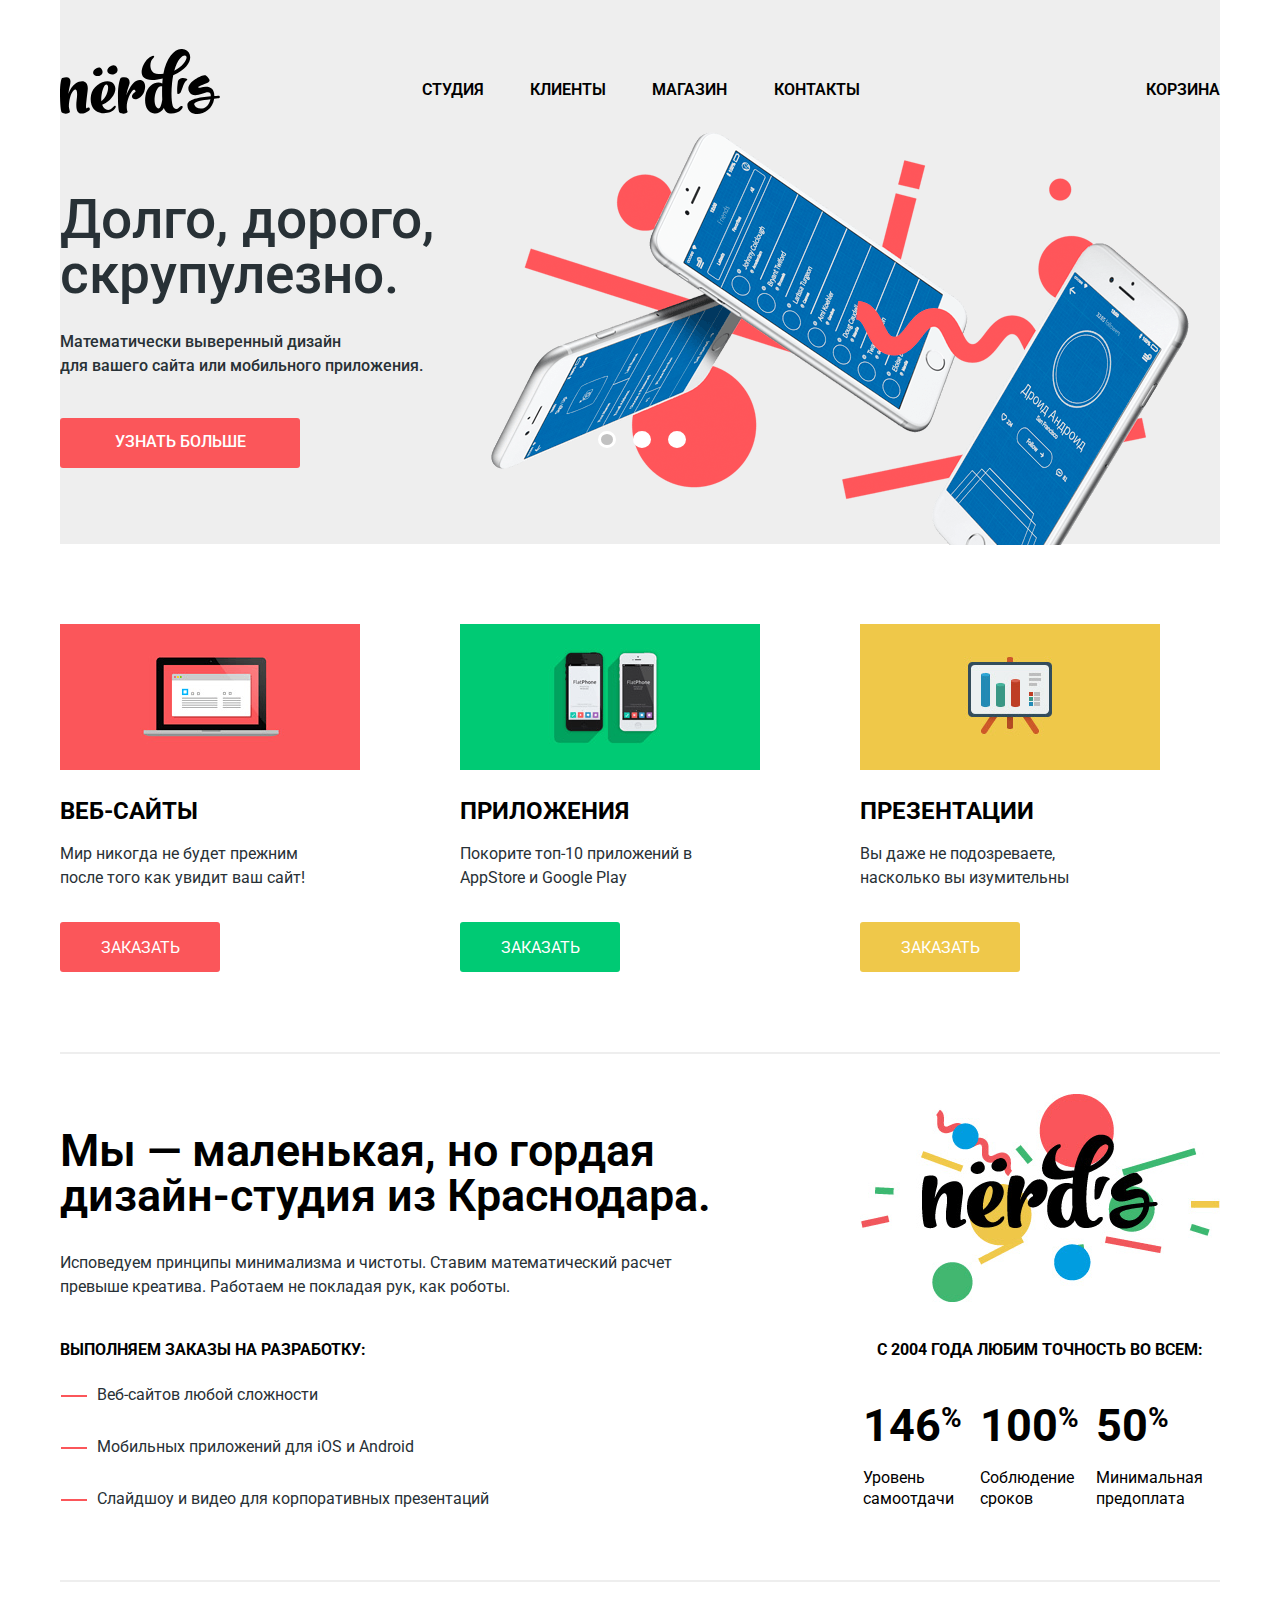
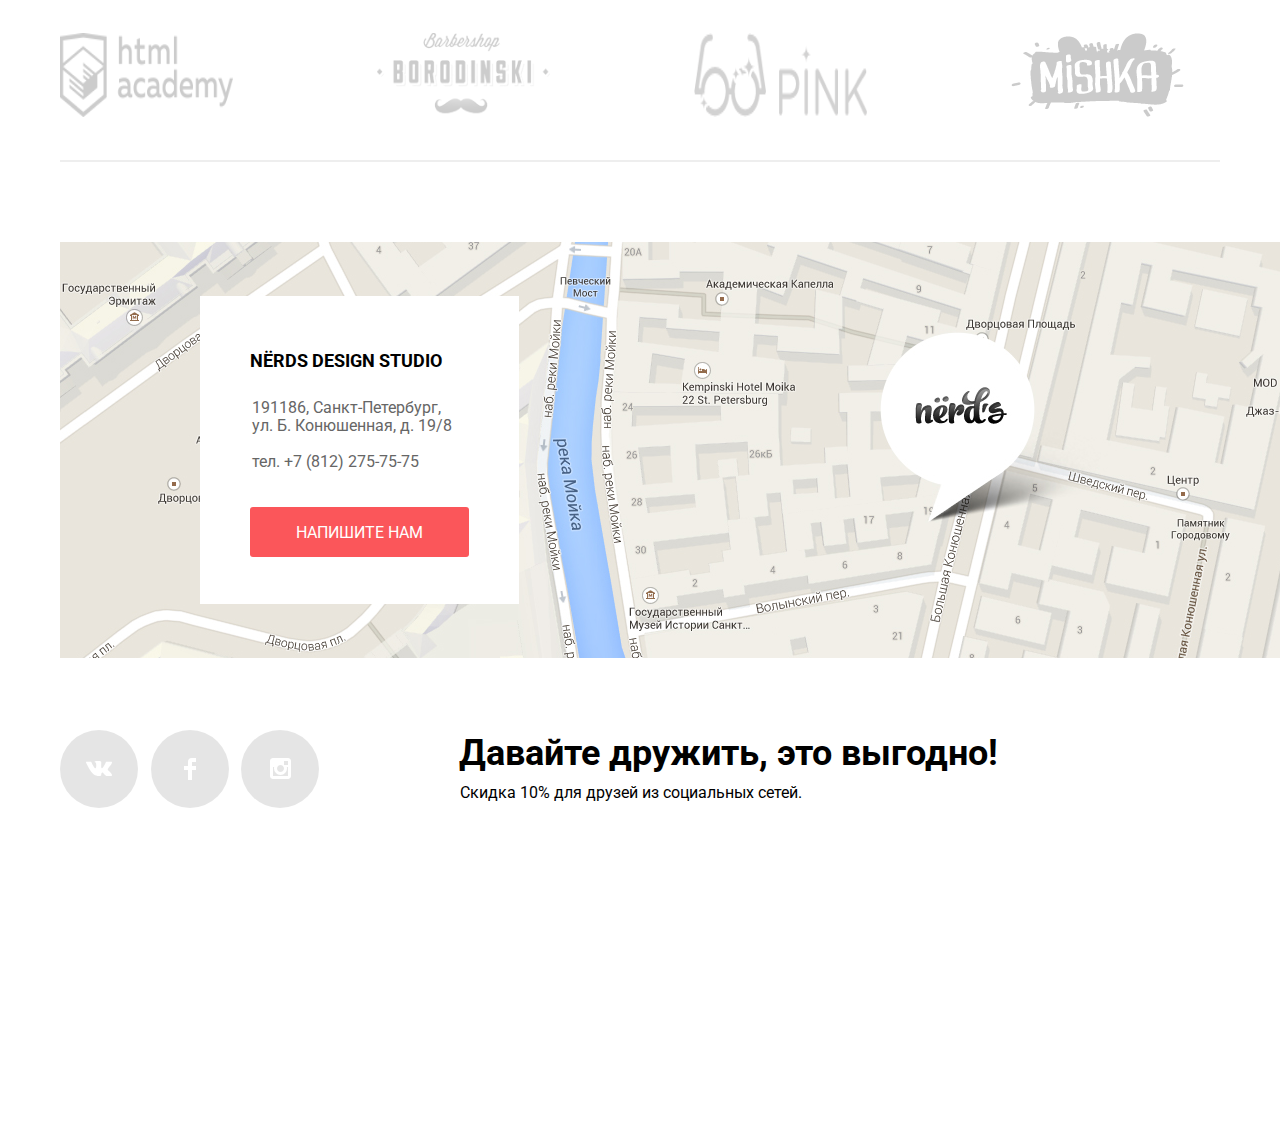
<file: index.html>
<!DOCTYPE html>
<html lang="ru">

<head>
    <meta charset="utf-8">
    <title>NЁRDS</title>
    <link href="https://fonts.googleapis.com/css?family=Roboto:400,700&amp;subset=cyrillic" rel="stylesheet">
    <link href="css/normalize.css" rel="stylesheet">
    <link href="css/style.css" rel="stylesheet">
</head>

<body>
    <header class="main-header-index">
        <div class="navigation-wrapper">
            <section class="navigation">
                <h2 class="visually-hidden">Навигация</h2>
                <div class="main-header-logo">
                    <a href="index.html">
                        <img src="img/nerds-logo.svg" width="160" height="65" alt="Логотип дизайн-студии Нёрдс">
                    </a>
                </div>
                <div class="header-menu-items">
                    <nav class="main-navigation">
                        <ul class="site-navigation">
                            <li><a href="about.html">Студия</a></li>
                            <li><a href="clients.html">Клиенты</a></li>
                            <li><a href="catalog.html">Магазин</a></li>
                            <li><a href="contacts">Контакты</a></li>
                        </ul>
                    </nav>
                    <div class="cart-view">
                        <a class="cart-icon" href="#">Корзина</a>
                    </div>
                </div>
            </section>
            <section class="slider">
                <h2 class="visually-hidden">Слайдер</h2>
                <input type="radio" id="button-1" name="toggle" checked>
                <input type="radio" id="button-2" name="toggle">
                <input type="radio" id="button-3" name="toggle">
                <div class="slider-controls">
                    <label class="control radio" for="button-1"></label>
                    <label class="control radio" for="button-2"></label>
                    <label class="control radio" for="button-3"></label>
                </div>
                <div class="slides">
                    <div class="slide">
                        <div class="slide-text">
                            <div class="slide-title" title="Дизайн">Долго, дорого,<br>скрупулезно.</div>
                            <p>Математически выверенный дизайн<br>для вашего сайта или мобильного приложения.</p>
                            <a class="button button-red" href="#">Узнать больше</a>
                        </div>
                    </div>
                    <div class="slide">
                        <div class="slide-text">
                            <div class="slide-title" title="Точность">Любим математику<br>как никто другой</div>
                            <p>Никакого креатива, только математические формулы<br>для расчета идеальных пропорций.</p>
                            <a class="button button-red" href="#">Узнать больше</a>
                        </div>
                    </div>
                    <div class="slide">
                        <div class="slide-text">
                            <div class="slide-title" title="Доступность">Только ночь,<br>только хардкор</div>
                            <p>Работать днем, как все? Мы против этого<br>Ближе к полуночи работа только начинается.</p>
                            <a class="button button-red" href="#">Узнать больше</a>
                        </div>
                    </div>
                </div>
            </section>
        </div>
    </header>

    <main class="container">
        <h1 class="visually-hidden">Дизайн-студия Нёрдс</h1>
        <section class="services">
            <h2 class="visually-hidden">Список услуг</h2>
            <ul class="service-list">
                <li class="service-item">
                    <p class="service-item-image">
                        <a href="#">
                            <img src="img/illustration-1.png" width="300" height="146" alt="Веб-сайты">
                        </a>
                    </p>
                    <p class="service-item-title">Веб-сайты</p>
                    <p class="service-item-description">Мир никогда не будет прежним<br>после того как увидит ваш сайт!</p>
                    <a class="button button-red" href="#">Заказать</a>
                </li>
                <li class="service-item">
                    <p class="service-item-image">
                        <a href="#">
                            <img src="img/illustration-2.png" width="300" height="146" alt="Приложения">
                        </a>
                    </p>
                    <p class="service-item-title">Приложения</p>
                    <p class="service-item-description">Покорите топ-10 приложений в AppStore и Google Play</p>
                    <a class="button button-green" href="#">Заказать</a>
                </li>
                <li class="service-item">
                    <p class="service-item-image">
                        <a href="#">
                            <img src="img/illustration-3.png" width="300" height="146" alt="Презентации">
                        </a>
                    </p>
                    <p class="service-item-title">Презентации</p>
                    <p class="service-item-description">Вы даже не подозреваете,<br>насколько вы изумительны</p>
                    <a class="button button-yellow" href="#">Заказать</a>
                </li>
            </ul>
        </section>
        <hr class="section-separator">
        <section class="about-us">
            <h2 class="visually-hidden">О нас</h2>
            <div class="main-info">
                <p class="who-we-are">Мы — маленькая, но гордая дизайн-студия из Краснодара.</p>
                <p class="our-principles">Исповедуем принципы минимализма и чистоты. Ставим математический расчет превыше креатива. Работаем не покладая
                    рук, как роботы.</p>
                <h4>Выполняем заказы на разработку:</h4>
                <ul class="services-list-names">
                    <li>Веб-сайтов любой сложности</li>
                    <li>Мобильных приложений для iOS и Android</li>
                    <li>Слайдшоу и видео для корпоративных презентаций</li>
                </ul>
            </div>
            <div class="stats">
                <p class="company-colored-logo">
                    <img src="img/nerds-illustration.png" width="360" height="208" alt="Логотип дизайн-студии Нёрдс c фоном">
                </p>
                <table class="company-metrics">
                    <tbody>
                        <caption>С 2004 года любим точность во всем:</caption>
                        <tr>
                            <td>
                                <div class="rate">146<sup>%</sup></div>
                                <div class="description">Уровень самоотдачи</div>
                            </td>
                            <td>
                                <div class="rate">100<sup>%</sup></div>
                                <div class="description">Соблюдение сроков</div>
                            </td>
                            <td>
                                <div class="rate">50<sup>%</sup></div>
                                <div class="description">Минимальная предоплата</div>
                            </td>
                        </tr>
                    </tbody>
                </table>
            </div>
        </section>
        <hr class="section-separator">
        <section class="partners">
            <h2 class="visually-hidden">Партнёры</h2>
            <ul class="partners-list">
                <li class="partner-item">
                    <p class="partner-company-logo">
                        <a href="#"><img src="img/logo-1.png" width="173" height="84" alt="Логотип htmlacademy"></a>
                    </p>
                </li>
                <li class="partner-item">
                    <p class="partner-company-logo">
                        <a href="#"><img src="img/logo-2.png" width="173" height="84" alt="Логотип Borodinski"></a>
                    </p>
                </li>
                <li class="partner-item">
                    <p class="partner-company-logo">
                        <a href="#"><img src="img/logo-3.png" width="173" height="84" alt="Логотип Pink"></a>
                    </p>
                </li>
                <li class="partner-item">
                    <p class="partner-company-logo">
                        <a href="#"><img src="img/logo-4.png" width="173" height="84" alt="Логотип Mishka"></a>
                    </p>
                </li>
            </ul>
        </section>
        <hr class="section-separator">
    </main>

    <footer>
        <section class="company-location">
            <h2 class="visually-hidden">Где мы находимся</h2>
            <div class="contacts-wrapper">
                <div class="contacts">
                    <p class="company-name">NЁRDS DESIGN STUDIO</p>
                    <p class="company-address">191186, Санкт-Петербург,<br> ул. Б. Конюшенная, д. 19/8<br>
                        <br> тел. +7 (812) 275-75-75
                    </p>
                    <a class="button button-red" href="#">Напишите нам</a>
                </div>
            </div>
        </section>
        <section class="social-contacts">
            <h2 class="visually-hidden">Мы в социальных сетях</h2>
            <div class="social-contacts-wrapper">
                <div class="social-contacts-container">
                    <ul class="social-contacts-list">
                        <li class="social-contact-item"><a href="#" class="social-button-vk"></a></li>
                        <li class="social-contact-item"><a href="#" class="social-button-fb"></a></li>
                        <li class="social-contact-item"><a href="#" class="social-button-insta"></a></li>
                    </ul>
                </div>
                <div class="social-suggestion">
                    <p class="social-suggestion-title">Давайте дружить, это выгодно!</span>
                        <p class="social-suggestion-benefits">Скидка 10% для друзей из социальных сетей.</p>
                </div>
            </div>
        </section>
    </footer>

    <section class="modal modal-write-us visually-hidden">
        <h2 class="modal-write-us-title">Напишите нам</h2>
        <form class="write-us-form" action="https://echo.htmlacademy.ru" method="post">
            <p class="write-us-item">
                <label for="username">Ваше имя:</label>
                <input id="username" class="username" type="text" name="username" placeholder="Представьтесь, пожалуйста">
            </p>
            <p class="write-us-item">
                <label for="email">Ваш e-mail:</label>
                <input id="email" class="email" type="text" name="email" placeholder="Для отправки ответа">
            </p>
            <p class="write-us-item">
                <label for="text">Текст письма:</label>
                <textarea id="text" name="text" placeholder="В свободной форме"></textarea>
            </p>
            <button class="button button-red" type="submit">Отправить</button>
            <button class="modal-close" type="button"></button>
        </form>
    </section>

</body>

</html>
</file>
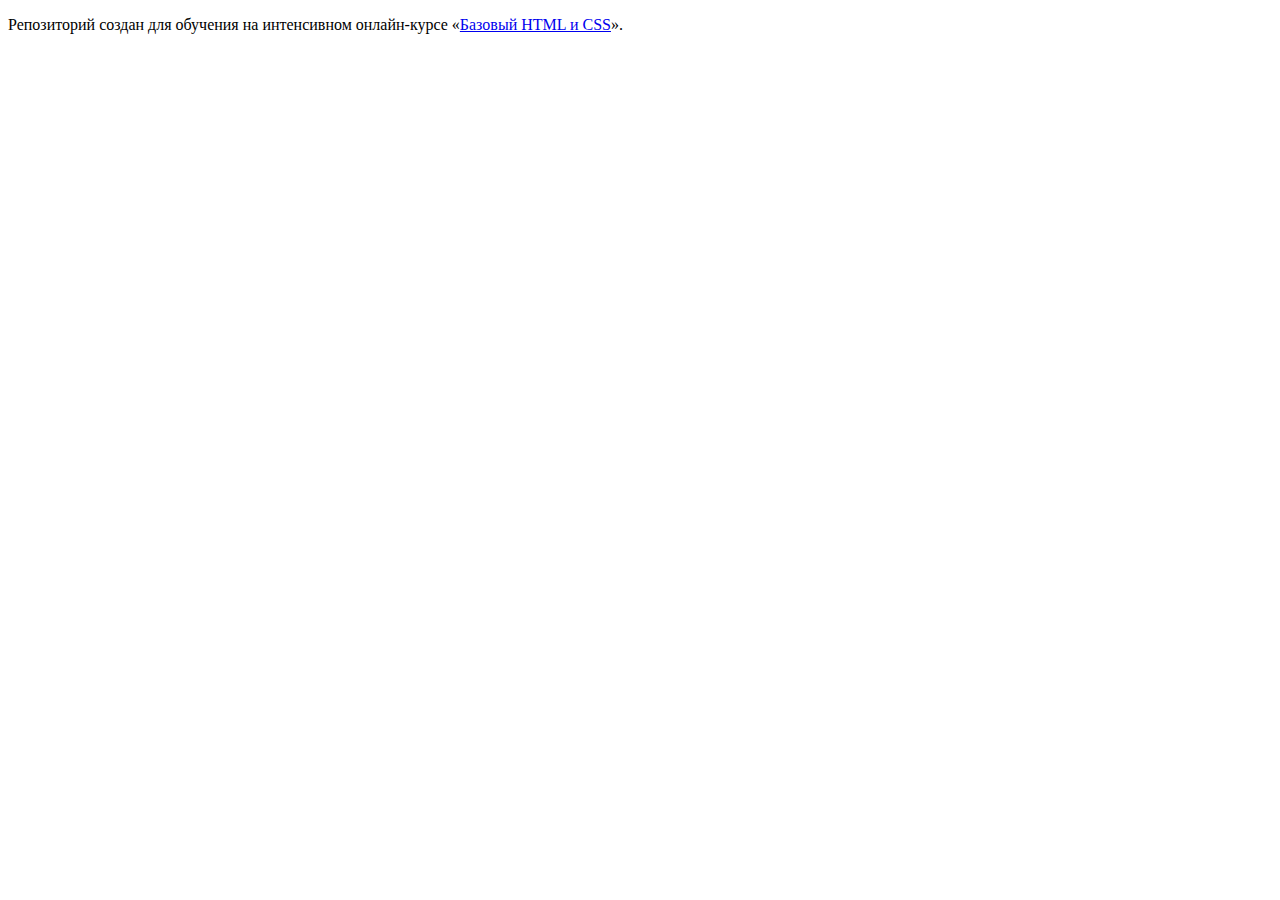
<file: master/index.html>
<!DOCTYPE html>
<html lang="ru">
  <head>
    <meta charset="utf-8">
    <title>HTML Academy: Нёрдс</title>
    <base href="https://htmlacademy-htmlcss.github.io/465123-nerds/master/">
</head>
  <body>

    <p>Репозиторий создан для обучения на интенсивном онлайн‑курсе «<a href="https://htmlacademy.ru/intensive/htmlcss">Базовый HTML и CSS</a>».</p>

  </body>
</html>
</file>
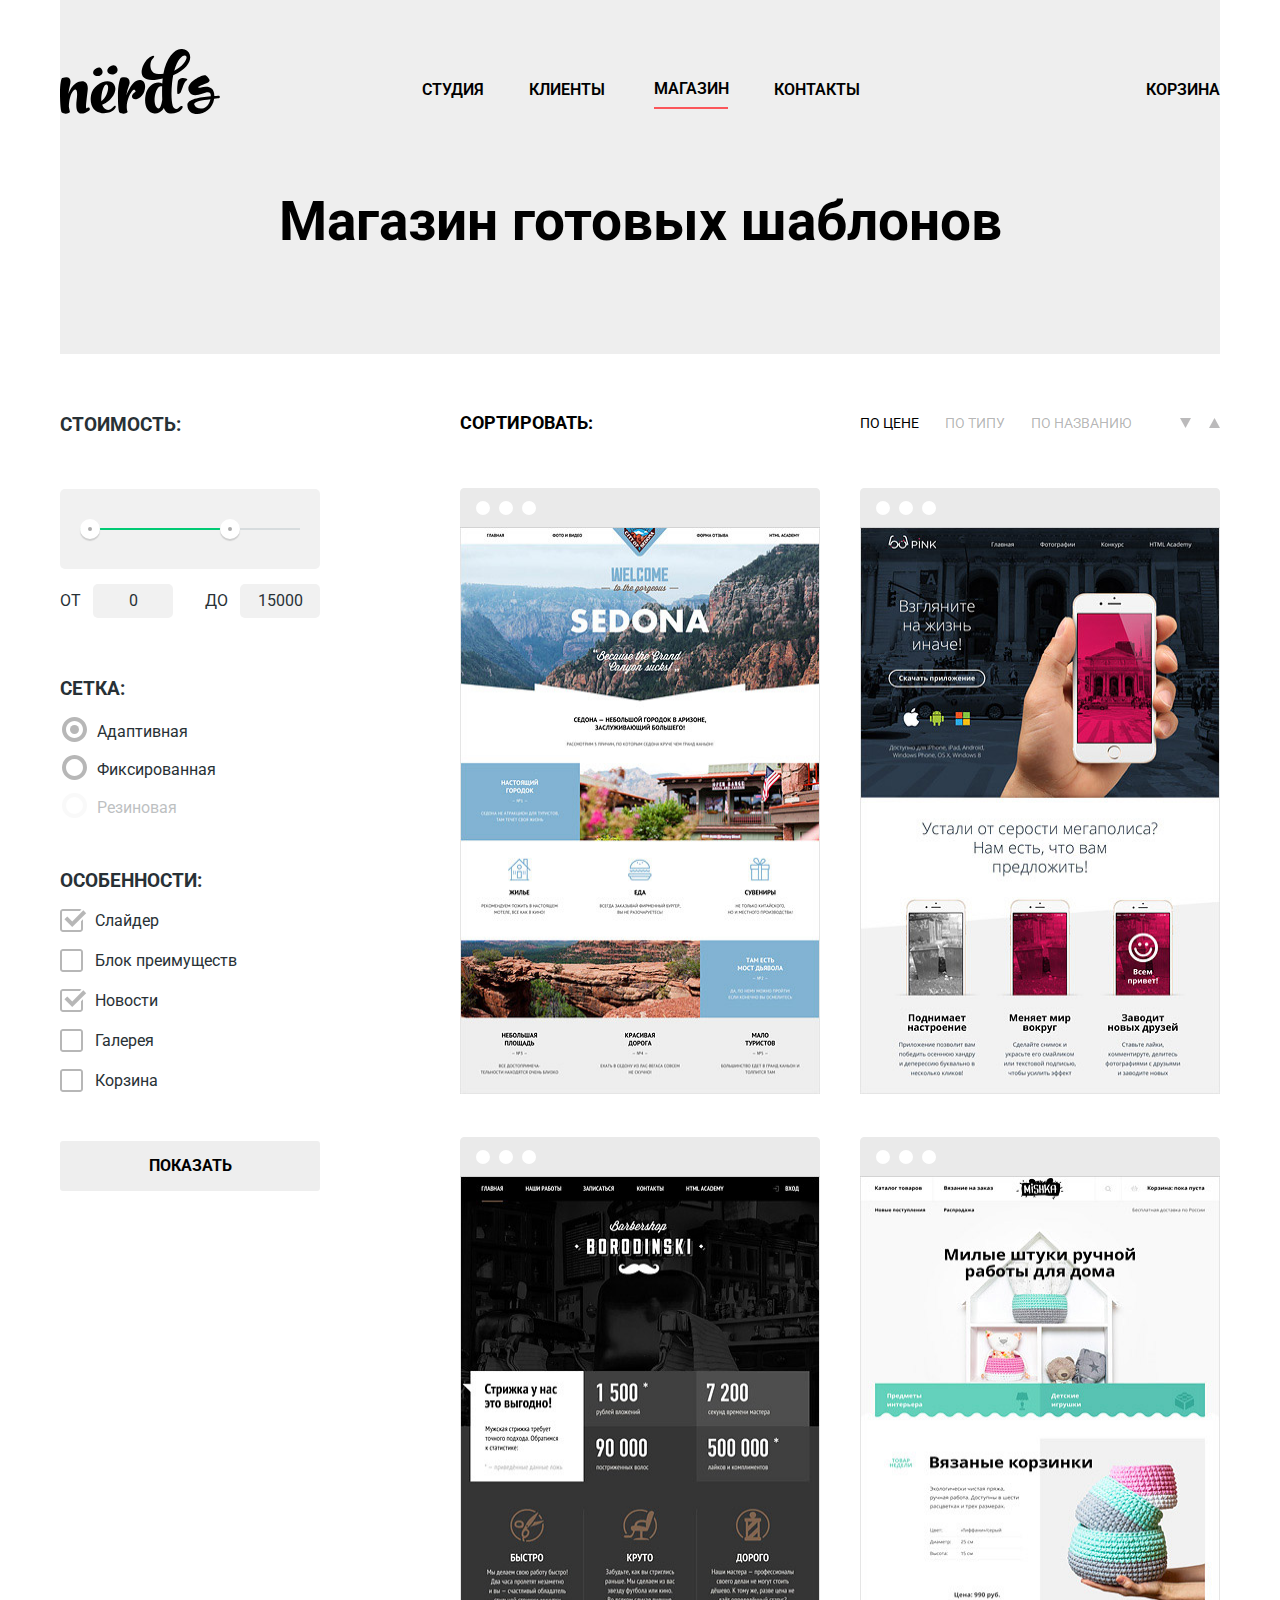
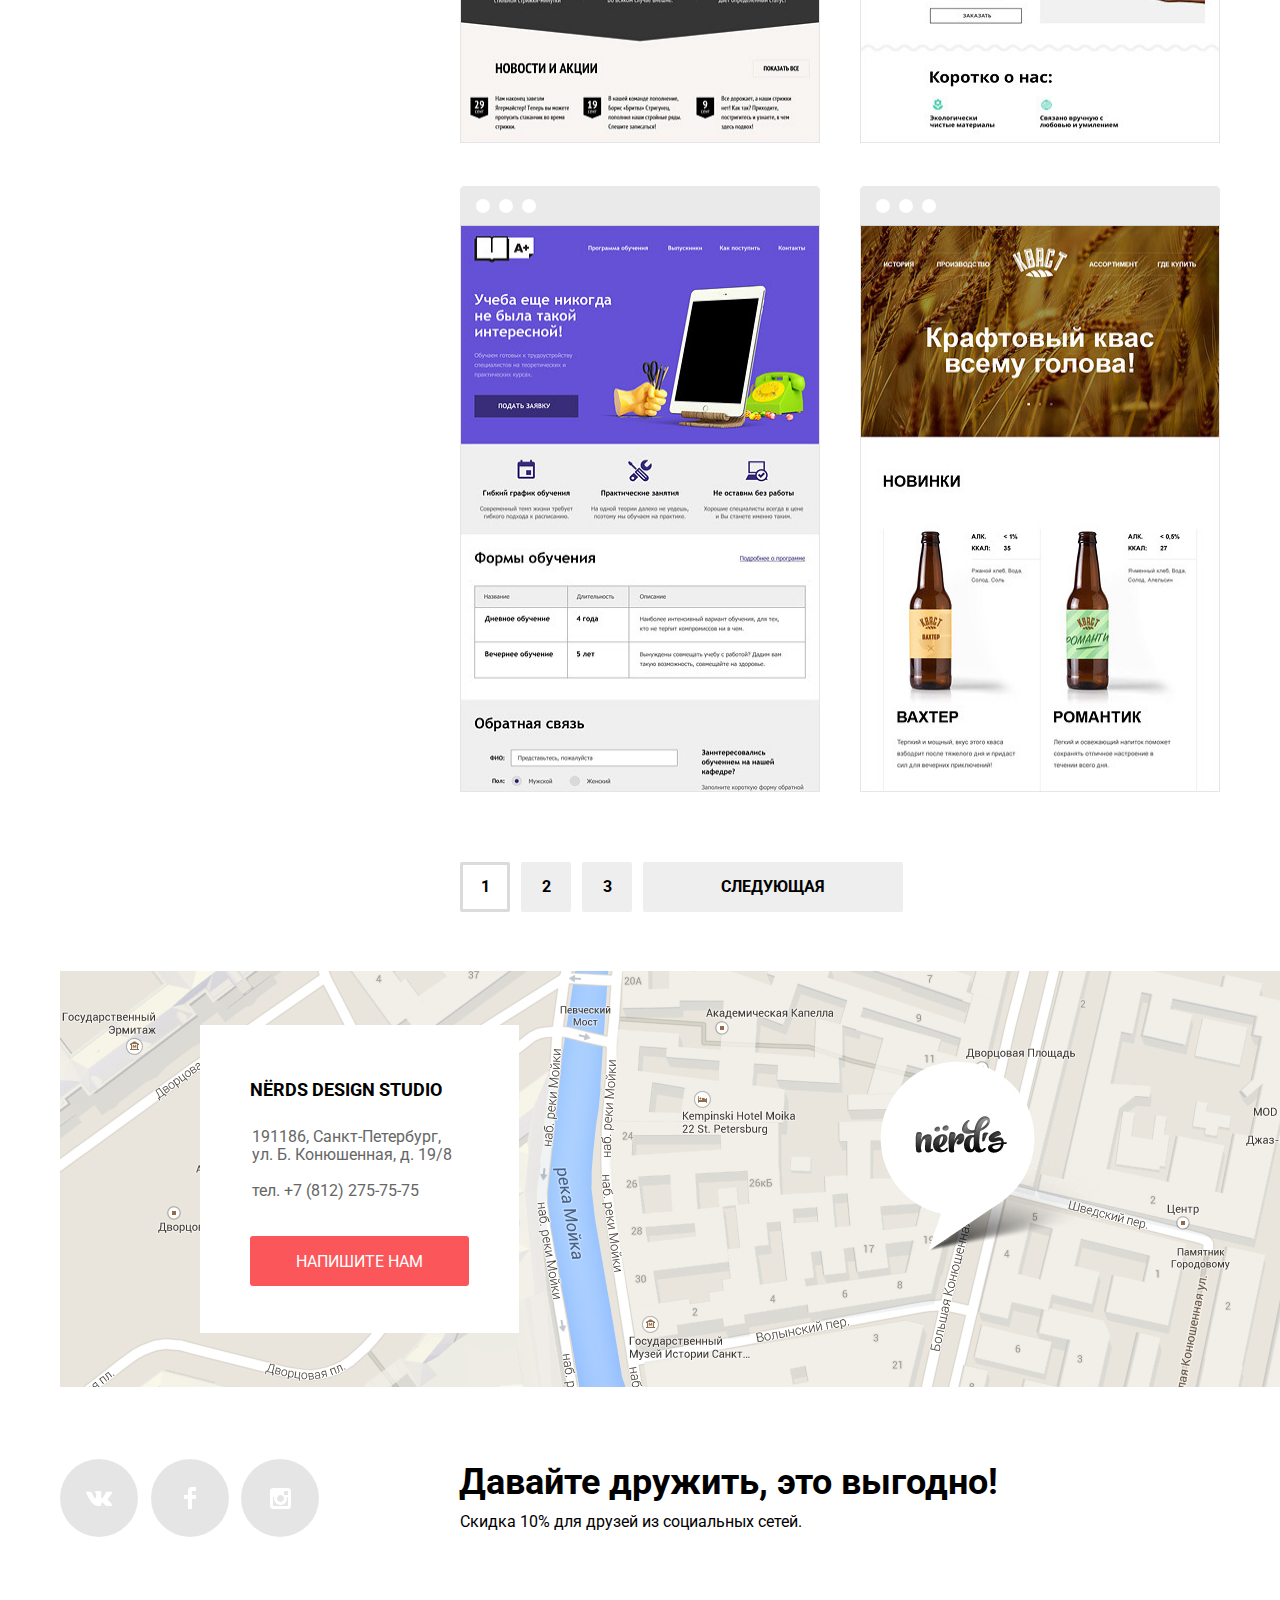
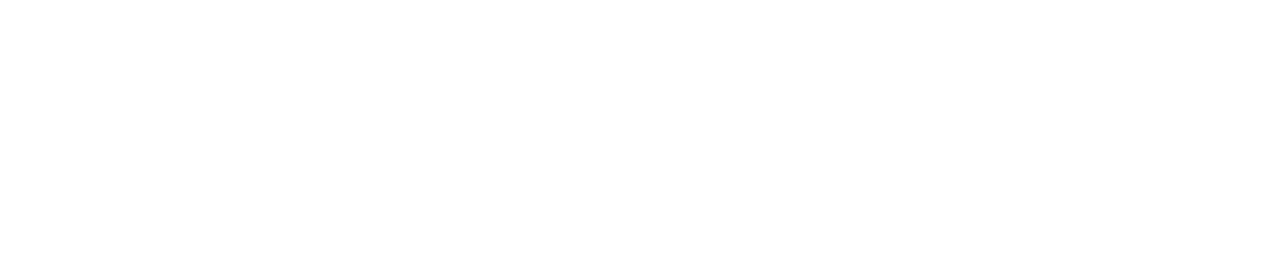
<file: catalog.html>
<!DOCTYPE html>
<html lang="ru">

<head>
    <meta charset="utf-8">
    <title>NЁRDS</title>
    <link href="https://fonts.googleapis.com/css?family=Roboto:400,700&amp;subset=cyrillic" rel="stylesheet">
    <link href="css/normalize.css" rel="stylesheet">
    <link href="css/style.css" rel="stylesheet">
</head>

<body>
    <header class="main-header-catalog">
        <div class="navigation-wrapper">
            <section class="navigation">
                <h2 class="visually-hidden">Навигация</h2>
                <div class="main-header-logo">
                    <a href="index.html">
                        <img src="img/nerds-logo.svg" width="160" height="65" alt="Логотип дизайн-студии Нёрдс">
                    </a>
                </div>
                <div class="header-menu-items">
                    <nav class="main-navigation">
                        <ul class="site-navigation">
                            <li><a href="about.html">Студия</a></li>
                            <li><a href="clients.html">Клиенты</a></li>
                            <li class="site-navigation-current"><a href="catalog.html">Магазин</a></li>
                            <li><a href="contacts">Контакты</a></li>
                        </ul>
                    </nav>
                    <div class="cart-view">
                        <a class="cart-icon" href="#">Корзина</a>
                    </div>
                </div>
            </section>
            <div class="main-header-title">
                <h1 class="main-header-title-text">Магазин готовых шаблонов</h1>
            </div>
        </div>
    </header>

    <main class="catalog-container">
        <aside class="customize-left-column">
            <form action="https://echo.htmlacademy.ru" method="post">
                <div class="site-type-filters">
                    <fieldset class="site-costs">
                        <legend>Стоимость:</legend>
                        <div class="range-filter">
                            <div class="range-controls">
                                <div class="scale">
                                    <div class="bar"></div>
                                </div>
                                <div class="toggle toggle-min"></div>
                                <div class="toggle toggle-max"></div>
                            </div>
                            <div class="price-controls">
                                <label class="min-price">от <input name="min-price" type="text" value="0"></label>
                                <label class="max-price">до <input name="max-price" type="text" value="15000"></label>
                            </div>
                        </div>
                    </fieldset>
                    <fieldset class="site-type-header">
                        <legend>Сетка:</legend>
                        <ul class="site-type-list">
                            <li class="site-type-list-item">
                                <input id="adaptive" name="adaptive" type="radio" value="adaptive" checked>
                                <label for="adaptive">Адаптивная</label>
                            </li>
                            <li class="site-type-list-item">
                                <input id="fixed" name="fixed" type="radio" value="fixed">
                                <label for="fixed">Фиксированная</label>
                            </li>
                            <li class="site-type-list-item">
                                <input id="rubbered" name="rubbered" type="radio" value="rubbered" disabled>
                                <label for="rubbered">Резиновая</label>
                            </li>
                        </ul>
                    </fieldset>
                    <fieldset class="site-type-features">
                        <legend>Особенности:</legend>
                        <ul class="site-type-features-list">
                            <li class="site-type-features-list-item">
                                <input id="slider" name="slider" type="checkbox" value="slider" checked>
                                <label for="slider">Слайдер</label>
                            </li>
                            <li class="site-type-features-list-item">
                                <input id="advantages" name="advantages" type="checkbox" value="advantages">
                                <label for="advantages">Блок преимуществ</label>
                            </li>
                            <li class="site-type-features-list-item">
                                <input id="news" name="news" type="checkbox" value="news" checked>
                                <label for="news">Новости</label>
                            </li>
                            <li class="site-type-features-list-item">
                                <input id="gallery" name="gallery" type="checkbox" value="gallery">
                                <label for="gallery">Галерея</label>
                            </li>
                            <li class="site-type-features-list-item">
                                <input id="cart" name="cart" type="checkbox" value="cart">
                                <label for="cart">Корзина</label>
                            </li>
                        </ul>
                    </fieldset>
                    <button class="button button-grey" type="submit">показать</button>
                </div>
            </form>
        </aside>
        <div class="catalog-list">
            <div class="sort-types-wrapper">
                <h2>Сортировать:</h2>
                <div class="sort-types">
                    <ul class="sort-types-list">
                        <li class="sort-type-current">По цене</li>
                        <li><a href="#" class="by-type">По типу</a></li>
                        <li><a href="#" class="by-name">По названию</a></li>
                    </ul>
                    <ul class="sort-type-arrows">
                        <li class="sort-type-current-arrow">
                            <a href="#" class="upper-arrow"><img src="img/icon-down-dir.svg" width="11" height="10" alt="По убыванию"></a href="#">
                        </li>
                        <li>
                            <a href="#" class="lower-arrow"><img src="img/icon-up-dir.svg" width="11" height="10" alt="По возрастанию"></a>
                        </li>
                    </ul>
                </div>
            </div>
            <ul class="catalog-list-items">
                <li class="catalog-list-item">
                    <img src="img/img-sedona.jpg" width="360" height="567" alt="Sedona">
                    <div class="catalog-item-bottom-hover">
                        <a href="#"><span class="catalog-item-title">Sedona</span></a>
                        <p class="catalog-item-info">Информационный сайт для туристов</p>
                        <a class="button button-red">9 990 РУБ.</a>
                    </div>
                </li>
                <li class="catalog-list-item">
                    <img src="img/img-pink.jpg" width="360" height="567" alt="Pink App">
                    <div class="catalog-item-bottom-hover">
                        <a href="#"><span class="catalog-item-title">Pink App</span></a>
                        <p class="catalog-item-info">Продуктовый лендинг приложения для iOS и Android</p>
                        <a class="button button-red">9 990 РУБ.</a>
                    </div>
                </li>
                <li class="catalog-list-item">
                    <img src="img/img-barbershop.jpg" width="360" height="567" alt="Barbershop">
                    <div class="catalog-item-bottom-hover">
                        <a href="#"><span class="catalog-item-title">Barbershop</span></a>
                        <p class="catalog-item-info">Сайт салона красоты. Для мужчин, да.</p>
                        <a class="button button-red">9 990 РУБ.</a>
                    </div>
                </li>
                <li class="catalog-list-item">
                    <img src="img/img-mishka.jpg" width="360" height="567" alt="Mishka">
                    <div class="catalog-item-bottom-hover">
                        <a href="#"><span class="catalog-item-title">Mishka</span></a>
                        <p class="catalog-item-info">Интернет-магазин вязаных игрушек</p>
                        <a class="button button-red">9 990 РУБ.</a>
                    </div>
                </li>
                <li class="catalog-list-item">
                    <img src="img/img-aplus.jpg" width="360" height="567" alt="A Plus">
                    <div class="catalog-item-bottom-hover">
                        <a href="#"><span class="catalog-item-title">A Plus</span></a>
                        <p class="catalog-item-info">Лендинг курсов повышения квалификации</p>
                        <a class="button button-red">9 990 РУБ.</a>
                    </div>
                </li>
                <li class="catalog-list-item">
                    <img src="img/img-kvast.jpg" width="360" height="567" alt="Кваст">
                    <div class="catalog-item-bottom-hover">
                        <a href="#"><span class="catalog-item-title">Кваст</span></a>
                        <p class="catalog-item-info">Промо-сайт производителя крафтового кваса</p>
                        <a class="button button-red">9 990 РУБ.</a>
                    </div>
                </li>
            </ul>
            <ul class="pagination-list">
                <li class="pagination-item pagination-item-current"><a>1</a></li>
                <li class="pagination-item"><a href="#">2</a></li>
                <li class="pagination-item"><a href="#">3</a></li>
                <li class="pagination-item-last"><a href="#">Следующая</a></li>
            </ul>
        </div>
    </main>

    <footer>
        <section class="company-location">
            <h2 class="visually-hidden">Где мы находимся</h2>
            <div class="contacts-wrapper">
                <div class="contacts">
                    <p class="company-name">NЁRDS DESIGN STUDIO</p>
                    <p class="company-address">191186, Санкт-Петербург,<br> ул. Б. Конюшенная, д. 19/8<br>
                        <br> тел. +7 (812) 275-75-75
                    </p>
                    <a class="button button-red" href="#">Напишите нам</a>
                </div>
            </div>
        </section>
        <section class="social-contacts">
            <h2 class="visually-hidden">Мы в социальных сетях</h2>
            <div class="social-contacts-wrapper">
                <div class="social-contacts-container">
                    <ul class="social-contacts-list">
                        <li class="social-contact-item"><a href="#" class="social-button-vk"></a></li>
                        <li class="social-contact-item"><a href="#" class="social-button-fb"></a></li>
                        <li class="social-contact-item"><a href="#" class="social-button-insta"></a></li>
                    </ul>
                </div>
                <div class="social-suggestion">
                    <p class="social-suggestion-title">Давайте дружить, это выгодно!</span>
                        <p class="social-suggestion-benefits">Скидка 10% для друзей из социальных сетей.</p>
                </div>
            </div>
        </section>
    </footer>

    <section class="modal modal-write-us visually-hidden">
        <h2 class="modal-write-us-title">Напишите нам</h2>
        <form class="write-us-form" action="https://echo.htmlacademy.ru" method="post">
            <p class="write-us-item">
                <label for="username">Ваше имя:</label>
                <input id="username" class="username" type="text" name="username" placeholder="Представьтесь, пожалуйста">
            </p>
            <p class="write-us-item">
                <label for="email">Ваш e-mail:</label>
                <input id="email" class="email" type="text" name="email" placeholder="Для отправки ответа">
            </p>
            <p class="write-us-item">
                <label for="text">Текст письма:</label>
                <textarea id="text" name="text" placeholder="В свободной форме"></textarea>
            </p>
            <button class="button button-red" type="submit">Отправить</button>
            <button class="modal-close" type="button"></button>
        </form>
    </section>

</body>

</html>
</file>
<file: css/style.css>
body {
    margin: 0;
    padding: 0;
    font-family: "Roboto", Arial sans-serif;
    font-size: 16px;
    color: rgb(0, 0, 0);
    background: rgb(255, 255, 255);
    overflow-x: hidden;
    width: 1160px;
    margin: auto;
    padding-right: 20px;
    padding-left: 20px;
}

.main-header-index {
    font-size: 16px;
    line-height: 30px;
    color: rgb(0, 0, 0);
    background-color: rgb(238, 238, 238);
}

.main-header-catalog {
    font-size: 16px;
    line-height: 30px;
    color: rgb(0, 0, 0);
    background-color: rgb(238, 238, 238);
}


/* Сеточные стили */

.main-header-index {
    margin-bottom: 80px;
    /* Временно для сетки */
    min-height: 544px;
}

.main-header-catalog {
    margin-bottom: 60px;
    /* Временно для сетки */
    min-height: 354px;
}

.main-navigation {
    height: 65px;
    background-color: transparent;
    /*background: rgba(234, 255, 45, 0.2);
    box-shadow: inset 0 0 0 2px rgb(234, 255, 45);*/
}

.main-header-logo {
    width: 435px;
    height: 65px;
}

.site-navigation {
    display: flex;
    flex-direction: row;
    justify-content: space-between;
    align-items: center;
    flex-wrap: wrap;
    width: 438px;
    margin: 0;
    padding: 0;
    /* временно для сетки */
    height: 65px;
}

.cart-view {
    width: 120px;
    display: flex;
    align-items: center;
    justify-content: flex-end;
    margin: 0;
    padding: 0;
    /* временно для сетки */
    height: 65px;
}

.nav-cart::before {
    content: "";
    display: block;
    float: left;
    margin-right: 26px;
    margin-top: 8px;
    background-image: url("../img/cart-icon.svg");
    background-repeat: no-repeat;
    background-position: 0 0;
    width: 15px;
    height: 15px;
}

.header-menu-items {
    display: flex;
    justify-content: space-between;
    height: 16px;
    margin-top: 8px;
    width: 960px;
    font-weight: 600;
}


/* используется как обертка для всего что относится к навигации */

.navigation-wrapper {
    width: 1160px;
    margin: auto;
    padding-top: 49px;
}

.navigation {
    display: flex;
    width: 100%;
    margin-bottom: 19px;
    margin: 0;
    padding: 0;
}

.container {
    width: 1160px;
    margin: auto;
}

.catalog-container {
    width: 1160px;
    margin: auto;
    margin-bottom: -21px;
    padding: 0;
    display: flex;
    justify-content: space-between;
}

.service-list {
    display: flex;
    margin: 0;
    padding: 0;
    /* временно для сетки*/
    min-height: 347px;
}

.service-item {
    width: 300px;
    /* временно для сетки*/
    min-height: 347px;
    margin-right: 100px;
}

.about-us {
    display: flex;
    justify-content: space-between;
    margin: 0;
    padding: 0;
    /* временно для сетки*/
    min-height: 409px;
    margin-bottom: 41px;
}

.main-info {
    width: 660px;
    margin-top: 66px;
}

.stats {
    width: 360px;
    margin-top: 16px;
}

.partners-list {
    display: flex;
    justify-content: space-between;
    margin: 0;
    padding: 0;
    min-height: 90px;
    margin-top: 35px;
    margin-bottom: 22px;
}

.partner-item {
    width: 209px;
}

.company-location {
    width: 1160px;
    margin: auto;
}

.contacts-wrapper {
    width: 1160px;
    margin: auto;
}

.contacts {
    position: absolute;
    width: 269px;
    height: 308px;
    background-color: white;
    margin-top: 54px;
    padding-left: 50px;
}

.social-contacts-wrapper {
    width: 1160px;
    margin: auto;
    display: flex;
    justify-content: flex-start;
}

.social-contacts {
    display: flex;
    margin: 0;
    padding: 0;
    margin-top: 69px;
}

.social-contacts-list {
    display: flex;
    justify-content: space-between;
    margin: 0;
    margin-top: 3px;
    padding: 0;
    min-height: 78px;
}

.social-contact-item {
    width: 78px;
}

.social-contacts-container {
    width: 259px;
}

.social-suggestion {
    width: 560px;
    height: 64px;
    margin-left: 140px;
}

.site-costs {
    margin: 0;
    padding: 0;
    margin-bottom: 60px;
}

.site-type-header {
    margin: 0;
    padding: 0;
    margin-bottom: 34px;
}

.site-type-list {
    margin: 0;
    padding: 0;
    list-style: none;
    display: block;
    margin-top: 14px;
    margin-left: 37px;
}

.site-type-list input[type="radio"] {
    display: none;
}

.site-type-list li {
    margin-bottom: 18px;
}

.site-type-list-item label {
    position: relative;
    cursor: pointer;
}

.site-type-list-item input[type="radio"] ~ label::before {
    position: absolute;
    top: -5px;
    left: -35px;
    z-index: 1;
    width: 25px;
    height: 25px;
    background-image: url(../img/radio-off.svg);
    background-repeat: no-repeat;
    opacity: 0.4;
    content: "";
}

.site-type-list-item input[type="radio"]:checked ~ label::before {
    background-image: url(../img/radio-on.svg);
}

.site-type-list-item input[type="radio"] ~ label:hover::before, .site-type-list-item input[type="radio"] ~ label:focus::before {
    opacity: 1;
}

.site-type-list-item input[type="radio"]:disabled ~ label::before {
    opacity: 0.1;
}

.site-type-list-item input[type="radio"]:disabled ~ label {
    opacity: 0.3;
}

.site-type-features {
    margin: 0;
    padding: 0;
}

.site-type-features-list li {
    margin-bottom: 10px;
}

.site-type-features-list {
    margin: 0;
    padding: 0;
    list-style: none;
    display: block;
    margin-top: 11px;
    margin-left: 35px;
}

.site-type-features-list input[type="checkbox"] {
    display: none;
}

.site-type-features-list li {
    margin-bottom: 20px;
}

.site-type-features-list label {
    position: relative;
    cursor: pointer;
}

.site-type-features-list-item input[type="checkbox"] ~ label::before {
    position: absolute;
    top: -2px;
    left: -35px;
    z-index: 1;
    width: 27px;
    height: 23px;
    background-image: url(../img/checkbox-off.svg);
    background-repeat: no-repeat;
    opacity: 0.4;
    content: "";
}

.site-type-features-list-item input[type="checkbox"]:checked ~ label::before {
    background-image: url(../img/checkbox-on.svg);
}

.site-type-features-list-item input[type="checkbox"] ~ label:hover::before, .site-type-features-list-item input[type="checkbox"] ~ label:focus::before {
    opacity: 1;
}

.site-type-features-list-item input[type="checkbox"]:disabled ~ label::before {
    opacity: 0.1;
}

.site-type-features-list-item input[type="checkbox"]:disabled ~ label {
    opacity: 0.3;
}

.site-type-features-list-item input[type="checkbox"], .site-type-features-list-item input[type="radio"] {
    display: none;
}

.customize-left-column {
    margin: 0;
    padding: 0;
    width: 260px;
    height: 772px;
}

.catalog-list-items {
    display: flex;
    flex-wrap: wrap;
    justify-content: space-between;
    margin: 0;
    padding: 0;
    width: 760px;
    height: 1913px;
}

.catalog-list-item {
    width: 360px;
    height: 576px;
    display: flex;
    flex-direction: column;
    justify-content: flex-start;
}

.catalog-list-item a {
    text-decoration: none;
}

.catalog-list {
    width: 760px;
    min-height: 16px;
}

.sort-types-wrapper {
    display: flex;
    justify-content: space-between;
    align-items: flex-start;
    margin: 0;
    padding: 0;
    margin-bottom: 57px;
}

.sort-types {
    display: flex;
    justify-content: space-between;
    align-items: center;
    width: 360px;
    margin: 0;
    padding: 0;
}

.sort-types-list {
    display: flex;
    width: 300px;
    margin: 0;
    padding: 0;
}

.sort-type-arrows {
    display: flex;
    align-items: flex-start;
    justify-content: flex-end;
    margin: 0;
    padding: 0;
}

.pagination-list {
    display: flex;
    margin: 0;
    margin-top: 60px;
    padding: 0;
    width: 443px;
    height: 50px;
}


/* ------------------------------------------------------------------------------------------------------- */


/* Слайдер */

.slider {
    width: 1160px;
    height: 310px;
    margin: 0 auto;
    position: relative;
}

.slider input[type=radio] {
    position: absolute;
    opacity: 0;
}

.slider-controls {
    position: absolute;
    /* сделать relative */
    bottom: 95px;
    left: 50%;
    width: 120px;
    height: 18px;
    margin-left: -65px;
    margin-bottom: -120px;
    text-align: center;
    z-index: 1000;
}

.slider-controls label {
    display: inline-block;
    width: 12px;
    height: 11px;
    margin-left: 13px;
    background: white;
    border: 3px solid white;
    vertical-align: top;
    border-radius: 50%;
    cursor: pointer;
}

#button-1:checked ~ .slider-controls label[for="button-1"], #button-2:checked ~ .slider-controls label[for="button-2"], #button-3:checked ~ .slider-controls label[for="button-3"] {
    background: #c1c1c1;
}

.slide {
    /*position:absolute; - в демке */
    top: 0;
    left: 0;
    width: 100%;
    height: 100%;
    overflow: hidden;
}

.slide-text {
    width: 515px;
    height: 413px;
    padding: 30px 0;
    color: rgb(40, 49, 54);
    padding-top: 78px;
    font-weight: 500;
}

.slide-title {
    font-size: 55px;
    line-height: 55px;
}

.slide-text p {
    font-size: 16px;
    line-height: 24px;
    color: rgb(40, 49, 54);
    margin-top: 28px;
}

.slide .button {
    display: inline-block;
    width: 240px;
    height: 50px;
    padding: 0 20px;
    margin-top: 24px;
    line-height: 48px;
    box-sizing: border-box;
    text-align: center;
    text-decoration: none;
    border-radius: 3px;
}

.slide:nth-child(1) {
    background-image: url('../img/slide1.png');
    background-repeat: no-repeat;
    background-position-x: 431px;
    background-position-y: 18px;
}

.slide:nth-child(2) {
    background-image: url('../img/slide2.png');
    background-repeat: no-repeat;
    background-position-x: 497px;
    background-position-y: 0px;
}

.slide:nth-child(3) {
    background-image: url('../img/slide3.png');
    background-repeat: no-repeat;
    background-position-x: 401px;
    background-position-y: 19px;
}

.slide {
    display: none;
}

#button-1:checked ~ .slides .slide:nth-child(1) {
    display: block;
}

#button-2:checked ~ .slides .slide:nth-child(2) {
    display: block;
}

#button-3:checked ~ .slides .slide:nth-child(3) {
    display: block;
}


/* Логотип */

.main-header-logo a:hover {
    opacity: 0.8;
}

.main-header-logo a:focus, .main-header-logo a:active {
    opacity: 0.3;
}


/* Навигация */

.navigation {
    text-transform: uppercase;
}

.site-navigation {
    list-style: none;
}

.site-navigation a {
    font-size: 16px;
    line-height: 30px;
    color: rgb(0, 0, 0);
    text-decoration: none;
}

.site-navigation a:hover {
    color: rgb(251, 86, 90);
}

.site-navigation a:focus {
    color: rgba(0, 0, 0, 30);
}

.site-navigation a:active {
    opacity: 0.3;
}

.site-navigation-current {
    margin-top: 3px;
    margin-left: 3px;
    border-bottom-width: 2px;
    border-bottom-style: solid;
    border-bottom-color: rgb(251, 86, 90);
    padding-bottom: 3px;
    width: 74px;
}

.cart-view a {
    font-size: 16px;
    line-height: 30px;
    color: rgb(0, 0, 0);
    text-decoration: none;
}

.cart-view a:hover {
    color: rgb(251, 86, 90);
}

.cart-view a:focus {
    color: rgba(0, 0, 0, 30);
}

.cart-view a:active {
    opacity: 0.3;
}

.main-header-title h1 {
    font-size: 55px;
    line-height: 55px;
    text-align: center;
    text-transform: none;
}


/*-----------------сложный фильтр------------------------------*/

.range-filter {
    width: 260px;
    margin-top: 45px;
}

.range-controls {
    position: relative;
    height: 41px;
    padding-top: 39px;
    padding-right: 20px;
    padding-left: 20px;
    margin-bottom: 15px;
    border-radius: 5px;
    background: #f1f1f1;
}

.range-controls .scale {
    height: 2px;
    background: #d7dcde;
}

.range-controls .bar {
    width: 70%;
    height: 2px;
    background: #00ca74;
}

.range-controls .toggle {
    position: absolute;
    top: 30px;
    left: 0px;
    width: 4px;
    height: 4px;
    cursor: pointer;
    border: 8px solid #fff;
    border-radius: 50%;
    background: #ababab;
    box-shadow: 0 2px 1px 0 #cfcfcf;
}

.range-controls .toggle-min {
    left: 20px;
}

.range-controls .toggle-max {
    left: 160px;
}

.price-controls {
    font-size: 0;
}

.price-controls label {
    font-size: 16px;
    text-transform: uppercase;
    display: inline-block;
    width: 50%;
}

.max-price {
    text-align: right;
}

.price-controls input {
    font-family: 'Roboto', 'Arial', sans-serif;
    font-size: 16px;
    width: 60px;
    margin-left: 8px;
    padding: 8px 10px;
    text-align: center;
    color: #283136;
    border: none;
    border-radius: 5px;
    background: #f1f1f1;
}


/*-------------------------------------------------------------*/


/* Услуги */

.services {
    margin-bottom: 80px;
}

.service-list li {
    list-style: none;
}

.service-list .service-item-title {
    margin: 0;
    margin-top: 26px;
    padding: 0;
    font-size: 24px;
    font-weight: bold;
    line-height: 30px;
    text-transform: uppercase;
}

.service-list .service-item-description {
    font-size: 16px;
    line-height: 24px;
    margin-bottom: 32px;
    color: rgb(40, 49, 54);
}

.service-list button {
    line-height: 18px;
}

.service-list .service-item-image {
    font-size: 0;
}


/* Боковая панель каталога */

.site-type-filters {
    margin: 0;
    padding: 0;
    font-size: 16px;
    line-height: 20px;
    color: rgb(40, 49, 54);
}

.site-type-filters span {
    color: rgb(40, 49, 54);
    text-transform: uppercase;
}

.site-type-filters legend {
    padding-top: 2px;
    font-size: 19px;
    line-height: 18px;
    font-weight: bold;
    text-transform: uppercase;
    margin-bottom: 10px;
}

.site-type-filters fieldset {
    border: none;
}

.site-type-filters .button-grey {
    width: 260px;
    margin-top: 30px;
    padding: 0;
    color: rgb(0, 0, 0);
    font-weight: bold;
}


/* Пагинация */

.pagination-list {
    font-size: 16px;
    font-weight: bold;
    line-height: 50px;
    list-style: none;
    text-transform: uppercase;
    text-align: center;
}

.pagination-list a {
    display: block;
    width: 50px;
    height: 50px;
    margin-right: 11px;    
    color: #000000;
    background-color: #eeeeee;
    border-radius: 2px;
    text-decoration: none;
}

.pagination-list a:hover, .pagination-list a:focus {
    background-color: #dfdfdf;
}

.pagination-list a:active {
    color: rgba(0, 0, 0, 0.3);
    background-color: #d5d5d5;
    box-shadow: inset 0 3px 0 0 #bfbfbf;
}

.pagination-item-last a {
    width: 260px;
}

.pagination-item-current a {
    background-color: #ffffff;
    box-shadow: inset 0 0 0 3px #dbdbdb;
}


/* Сортировка каталога */

.catalog-list h2 {
    margin: 0;
    padding: 0;
    font-size: 18px;
    line-height: 18px;
    text-transform: uppercase;
    font-weight: bold;
}

.sort-types-list {
    list-style: none;
    font-size: 14px;
    text-transform: uppercase;
    color: rgb(0, 0, 0);
}

.sort-types-list li {
    margin-right: 26px;
}

.sort-types-list a {
    text-decoration: none;
    color: rgba(0, 0, 0, 0.3);
}

.sort-types-list a:hover {
    color: rgba(0, 0, 0, 0.6);
}

.sort-types-list a:focus {
    color: rgb(0, 0, 0);
}

.sort-types-current {
    color: rgb(0, 0, 0);
}

.sort-type-arrows {
    list-style: none;
}

.sort-type-arrows a {
    opacity: 0.3;
}

.sort-type-arrows a:hover {
    opacity: 0.6;
}

.sort-type-arrows a:focus {
    opacity: 1;
}

.sort-type-current-arrow {
    margin-right: 18px;
}


/* Каталог */

.catalog-item-bottom-hover {
    position: absolute;
    bottom: 0;
    width: 360px;
    text-align: center;
    background-color: #eeeeee;
    visibility: hidden;
}

.catalog-list-item {
    position: relative;
    margin-top: 38px;
    margin-bottom: 35px;
}

.catalog-list-item::before {
    position: absolute;
    top: -39px;
    width: 360px;
    height: 40px;
    border-top-left-radius: 3px;
    border-top-right-radius: 3px;
    background-image: url("../img/browser.svg");
    opacity: 0.12;
    content: "";
}

.catalog-list-item:hover {
    box-shadow: 0 6px 15px #cfcfcf;
}

.catalog-list-item:hover .catalog-item-bottom-hover {
    visibility: visible;
}

.catalog-list-item:hover::before {
    opacity: 1;
}

.catalog-item-bottom-hover a:first-of-type {
    display: block;
    padding-top: 35px;
    font: inherit;
}

.catalog-item-bottom-hover p {
    display: block;
    width: 239px;
    margin: auto;
    margin-top: 20px;
    line-height: 18px;
    color: #666666;
    white-space: pre-wrap;
}

.catalog-item-bottom-hover .button {
    width: 200px;
    margin: 30px auto 43px;
}

.catalog-item-bottom-hover .button:active {
    background-color: #d7373b;
    box-shadow: inset 0 3px 0 0 #c13135;
}

.catalog-list-items {
    list-style: none;
}

.browser-button:first-child {
    margin-left: 16px;
}

.brower-img-header:hover {
    background-color: rgba(77, 77, 77, 1);
}


/* О нас */

.about-us .who-we-are {
    font-size: 45px;
    font-weight: 600;
    line-height: 45px;
    margin: 0;
    padding: 0;
}

.about-us .our-principles {
    margin-top: 33px;
    font-size: 16px;
    line-height: 24px;
    color: rgb(40, 49, 54);
}

.about-us h4 {
    font-size: 16px;
    line-height: 24px;
    font-weight: bold;
    text-transform: uppercase;
}

.stats h4 {
    margin-top: 30px;
    margin-left: 17px;
}

.main-info h4 {
    margin-top: 39px;
}

.about-us ul {
    font-size: 16px;
    line-height: 18px;
    color: rgb(40, 49, 54);
}

.company-metrics {
    margin: 0;
    padding: 0;
}

.company-metrics caption {
    font-size: 16px;
    margin-top: 5px;
    font-weight: bold;
    text-transform: uppercase;
    text-align: center;
    padding-top: 14px;
}

.company-metrics sup {
    font-size: 62%;
}


/* вот тут не знаю что делать */

.company-metrics li span:nth-child(2) {
    margin-top: 10px;
}

.company-metrics .rate {
    margin-top: 58px;
    margin-right: 13px;
    font-size: 45px;
    line-height: 10.06px;
    font-weight: bold;
}

.company-metrics .description {
    margin-top: 35px;
    margin-right: 13px;
    font-size: 16px;
    line-height: 21px;
}

.services-list-names {
    margin: 0;
    padding: 0;
    list-style: none;
}

.services-list-names li {
    margin-bottom: 28px;
    font-size: 16px;
    line-height: 24px;
}

.services-list-names li::before {
    content: "";
    float: left;
    display: block;
    width: 26px;
    height: 15px;
    margin-top: -3px;
    margin-left: 1px;
    margin-right: 10px;
    border-bottom: 2px solid rgb(251, 86, 90);
}


/* Партнеры */

.partners li {
    list-style: none;
}

.partners .partner-company-logo {
    opacity: 0.2;
}

.partners .partner-company-logo:hover {
    opacity: 1;
}

.partners .partner-company-logo:active {
    opacity: 0.1;
}


/* Карта */

.company-location {
    width: 1440px;
    height: 416px;
    margin-top: 80px;
    background-image: url("../img/map.jpg");
    background-repeat: no-repeat;
    background-position-x: 0px;
    background-position-y: -151px;
}

.company-location .company-name {
    font-size: 18px;
    line-height: 30px;
    font-weight: bold;
    margin-top: 50px;
}

.company-location .company-address {
    font-size: 16px;
    line-height: 18px;
    color: rgb(102, 102, 102);
    margin-top: 23px;
    padding-left: 2px;
}

.contacts a {
    width: 219px;
    height: 50px;
    margin-top: 20px;
}


/* Социальные кнопки */

.social-contacts-list li {
    list-style: none;
}

.social-contacts-list a:hover {
    background-color: rgb(231, 66, 70);
}

.social-contacts-list a:active {
    background-color: rgb(215, 55, 59);
}

.social-button-vk {
    width: 78px;
    height: 78px;
    background-size: 26px;
    background-color: rgba(0, 0, 0, 0.1);
    background-image: url("../img/vk-icon.svg");
    background-repeat: no-repeat;
    background-position: center;
    border-radius: 50%;
    display: inline-block;
}

.social-button-fb {
    width: 78px;
    height: 78px;
    background-size: 12px;
    background-color: rgba(0, 0, 0, 0.1);
    background-image: url("../img/fb-icon.svg");
    background-repeat: no-repeat;
    background-position: center;
    border-radius: 50%;
    display: inline-block;
}

.social-button-insta {
    width: 78px;
    height: 78px;
    background-size: 21px;
    background-color: rgba(0, 0, 0, 0.1);
    background-image: url("../img/insta-icon.svg");
    background-repeat: no-repeat;
    background-position: center;
    border-radius: 50%;
    display: inline-block;
}

.social-suggestion .social-suggestion-title {
    margin: 0;
    margin-top: 8px;
    font-size: 36px;
    line-height: 36px;
    font-weight: bold;
}

.social-suggestion .social-suggestion-benefits {
    margin: 0;
    margin-left: 1px;
    margin-top: 11px;
    font-size: 16px;
    line-height: 22px;
}


/* Модальное окно */

.modal-write-us .modal-write-us-title {
    font-size: 45px;
    line-height: 45px;
}

.modal-write-us lable {
    font-size: 16px;
    line-height: 218px;
}

.write-us-item input {
    font-size: 16px;
    line-height: 18px;
    background-color: transparent;
    border: 2px solid rgb(215, 220, 222);
}

.write-us-item input:hover {
    border-color: rgb(180, 185, 187);
}

.write-us-item input:focus {
    border-color: rgb(0, 0, 0);
}

.write-us-item input:invalid {
    border-color: rgb(231, 66, 70);
}

.write-us-item textarea {
    font-size: 16px;
    line-height: 18px;
    background-color: transparent;
    border: 2px solid rgb(215, 220, 222);
}

.write-us-item textarea:hover {
    border-color: rgb(180, 185, 187);
}

.write-us-item textarea:focus {
    border-color: rgb(0, 0, 0);
}

.write-us-item textarea:invalid {
    border-color: rgb(231, 66, 70);
}

.modal-close {
    border: 0;
    padding: 0;
    width: 21px;
    height: 21px;
    display: block;
    background-image: url("../img/close-cross.svg");
    background-position: center;
    background-repeat: no-repeat;
    background-size: 21px;
    background-color: transparent;
    opacity: 0.3;
}

.modal-close:hover {
    opacity: 1;
}

.modal-close:active, .modal-close:focus {
    opacity: 0.1;
}


/* Кнопки */

.button {
    display: inline-block;
    width: 160px;
    height: 50px;
    padding-top: 17px;
    box-sizing: border-box;
    text-align: center;
    font: inherit;
    font-size: 16px;
    line-height: 18px;
    text-decoration: none;
    color: rgb(255, 255, 255);
    vertical-align: middle;
    text-transform: uppercase;
    border: none;
    border-radius: 3px;
}

.button-red {
    background-color: rgb(251, 86, 90);
}

.button-red:hover {
    background-color: rgb(231, 66, 70);
}

.button-red:active {
    background-color: rgb(215, 55, 59);
}

.button-green {
    background-color: rgb(0, 202, 116);
}

.button-green:hover {
    background-color: rgb(0, 188, 108);
}

.button-green:active {
    background-color: rgb(0, 170, 98);
}

.button-yellow {
    background-color: rgb(239, 200, 74);
}

.button-yellow:hover {
    background-color: rgb(234, 181, 52);
}

.button-yellow:active {
    background-color: rgb(229, 167, 34);
}

.button-grey {
    color: rgb(0, 0, 0);
    background-color: rgb(238, 238, 238);
}

.button-grey:hover {
    background-color: rgb(223, 223, 223);
}

.button-grey:active {
    opacity: 0.3;
    background-color: rgb(213, 213, 213, 0.3);
}

.visually-hidden:not(:focus):not(:active), input[type="checkbox"].visually-hidden, input[type="radio"].visually-hidden {
    position: absolute;
    width: 1px;
    height: 1px;
    margin: -1px;
    border: 0;
    padding: 0;
    white-space: nowrap;
    clip-path: inset(100%);
    clip: rect(0 0 0 0);
}

.main-header-title {
    font-size: 55px;
    color: rgb(0, 0, 0);
    line-height: 1;
    text-align: center;
    margin-top: 80px;
}

.modal-write-us-title {
    font-size: 45px;
    color: rgb(0, 0, 0);
    line-height: 1;
    text-align: left;
}

.section-separator {
    border: 1px solid rgb(238, 238, 238);
}
</file>
